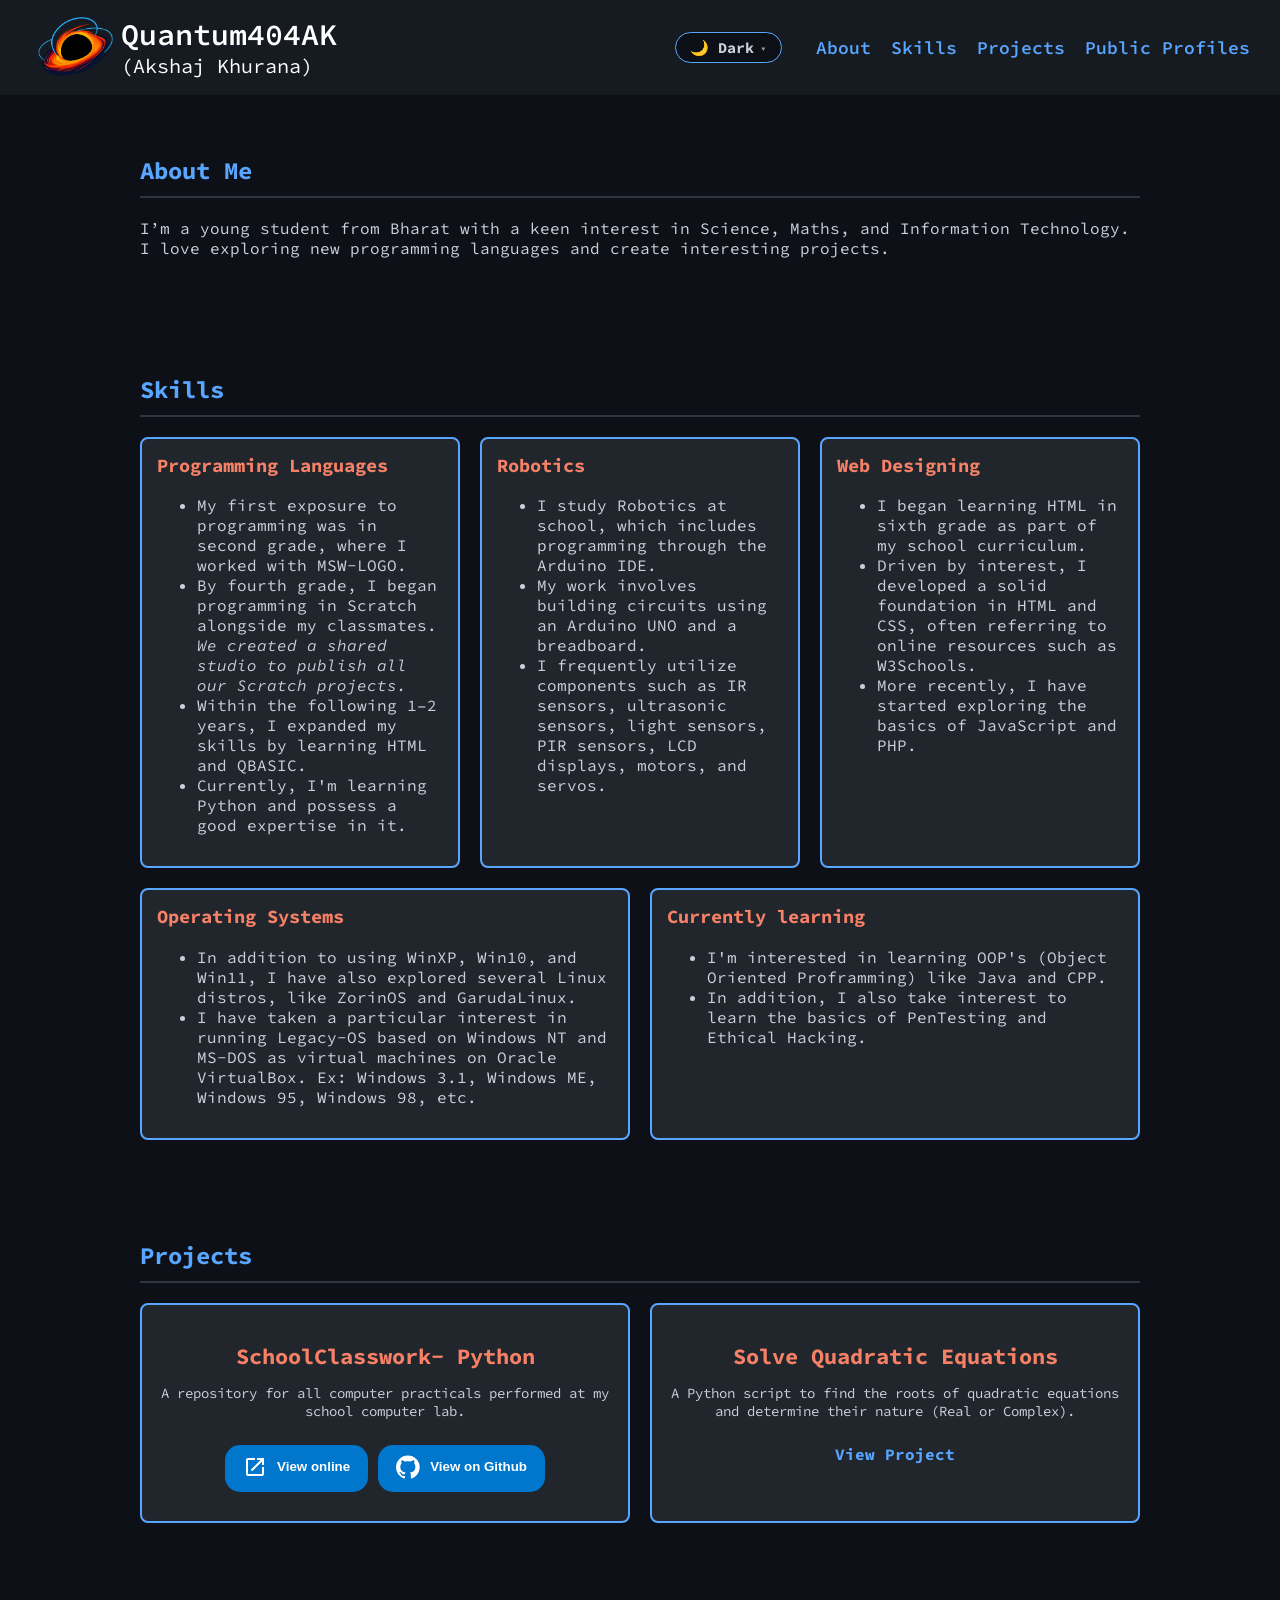
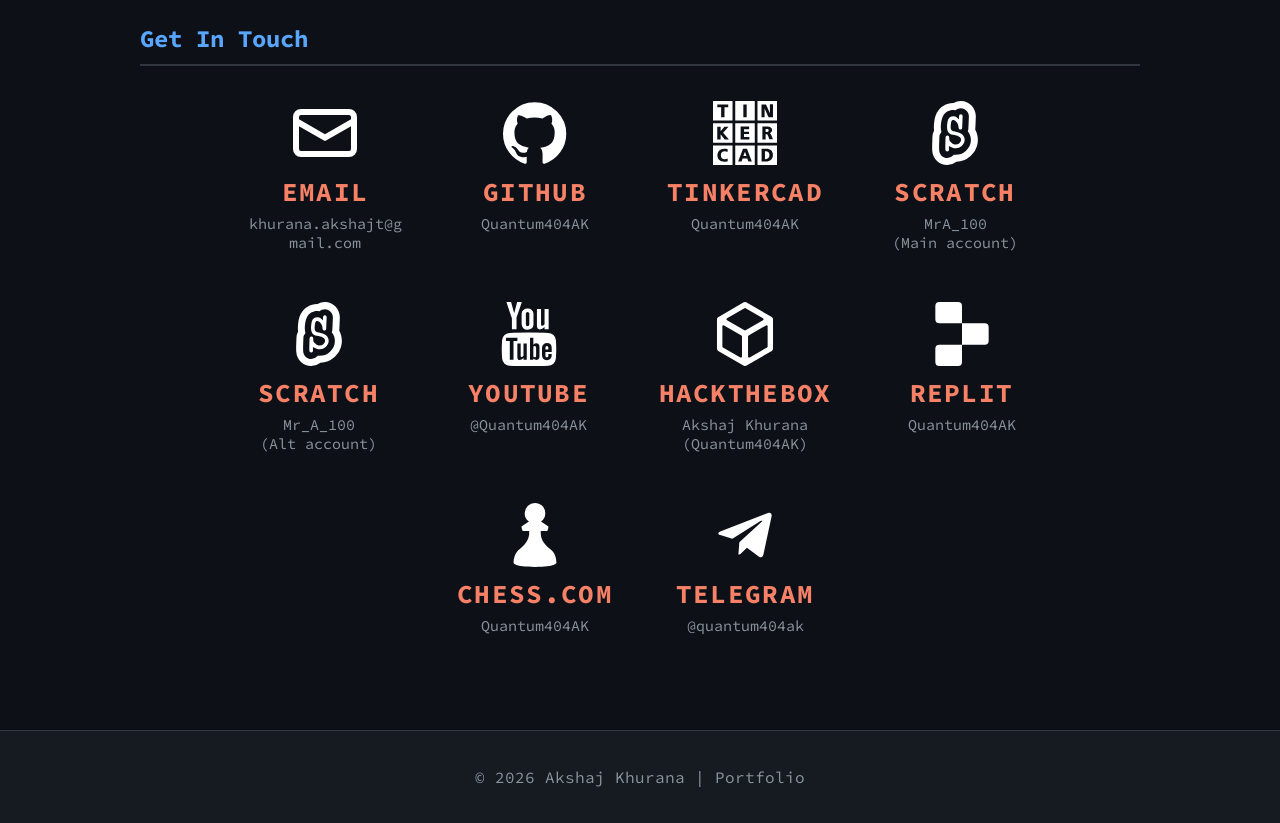
<file: index.html>
<!DOCTYPE html>
<html lang="en">
<head>
  <meta charset="UTF-8">
  <meta name="viewport" content="width=device-width, initial-scale=1.0">
  <title>Quantum404AK | Portfolio</title>
  <link rel="preconnect" href="https://fonts.googleapis.com">
  <link rel="preconnect" href="https://fonts.gstatic.com" crossorigin>
  <link href="https://fonts.googleapis.com/css2?family=Source+Code+Pro:wght@400;600;700&display=swap" rel="stylesheet">
  <link rel="stylesheet" type="text/css" href="styles.css">
  <link rel="icon" type="image/x-icon" href="media/quantum404ak.png">
  <script src="script.js"></script>
</head>
<body>
  <header>
    <div class="header">
      <div class="title">
        <a href="https://quantum404ak.github.io"><span>
          <img src="media/website_icon_sized.png" alt="website_icon">
          <p>
            <span style="font-weight: 600; font-size: 30px;">Quantum404AK</span><br>
            <span style="font-weight: 400; font-size: 20px;"> (Akshaj Khurana)</span>
          </p>
        </span></a>
      </div> 
      <nav>
        <div id="theme-dropdown" class="theme-dropdown" tabindex="0" title="Select colour theme">
          <div class="theme-dd-selected">
            <span id="theme-dd-label">🌙 Dark</span>
            <span class="theme-dd-arrow">▾</span>
          </div>
          <ul class="theme-dd-menu">
            <li data-value="dark">🌙 Dark</li>
            <li data-value="light">☀️ Light</li>
            <li data-value="system">💻 System</li>
          </ul>
        </div>
        <a href="#about">About</a>
        <a href="#skills">Skills</a>
        <a href="#projects">Projects</a>
        <a href="#contact">Public Profiles</a>
      </nav>
    </div>
  </header>

  <section id="about">
    <h2>About Me</h2>
    <p>
      I’m a young student from Bharat with a keen interest in Science, Maths, and Information Technology. 
      I love exploring new programming languages and create interesting projects.
    </p>
  </section>

<section id="skills">
    <h2>Skills</h2>
 <div class="skill_tiles"> 
  <div class="skill_tile"> 
    <h3>Programming Languages</h3> 
    <ul> 
      <li>My first exposure to programming was in second grade, where I worked with MSW-LOGO.</li> 
      <li>By fourth grade, I began programming in Scratch alongside my classmates. <br><i>We created a shared studio to publish all our Scratch projects.</i></li> 
      <li>Within the following 1–2 years, I expanded my skills by learning HTML and QBASIC.</li> 
      <li>Currently, I'm learning Python and possess a good expertise in it.</li> 
    </ul> 
  </div> 
  
  <div class="skill_tile"> 
    <h3>Robotics</h3> 
    <ul> 
      <li>I study Robotics at school, which includes programming through the Arduino IDE.</li> 
      <li>My work involves building circuits using an Arduino UNO and a breadboard.</li>
          <li>I frequently utilize components such as IR sensors, ultrasonic sensors, light sensors, PIR sensors, LCD displays, motors, and servos.</li> 
    </ul> 
  </div> 
  
  <div class="skill_tile"> 
    <h3>Web Designing</h3> 
    <ul> 
      <li>I began learning HTML in sixth grade as part of my school curriculum.</li> 
      <li>Driven by interest, I developed a solid foundation in HTML and CSS, often referring to online resources such as W3Schools.</li> 
      <li>More recently, I have started exploring the basics of JavaScript and PHP.</li> 
    </ul> 
  </div> 
  
  <div class="skill_tile"> 
    <h3>Operating Systems</h3> 
    <ul> 
      <li>In addition to using WinXP, Win10, and Win11, I have also explored several Linux distros, like ZorinOS and GarudaLinux.</li> 
      <li>I have taken a particular interest in running Legacy-OS based on Windows NT and MS-DOS as virtual machines on Oracle VirtualBox. Ex: Windows 3.1, Windows ME, Windows 95, Windows 98, etc.</li> 
    </ul> 
  </div> 
  <div class="skill_tile"> 
    <h3>Currently learning</h3> 
    <ul> 
      <li>I'm interested in learning OOP's (Object Oriented Proframming) like Java and CPP.</li> 
      <li>In addition, I also take interest to learn the basics of PenTesting and Ethical Hacking.</li> 
    </ul> 
  </div> 
</div>

</section>

<section id="projects">
    <h2>Projects</h2>
    <div class="projects">
      <div class="project">
        <h3>SchoolClasswork- Python</h3>
        <p>A repository for all computer practicals performed at my school computer lab.</p>
        <div class="project-buttons">
          <a href="https://quantum404ak.github.io/projects/school_classwork_python/" target="_blank">
            <button class="btn"> <span>
                        <img src="media/open-in-new_24px_dark.svg">
                        View online</span></button>
          </a>
          <a href="https://github.com/Quantum404AK/school_classwork_python/" target="_blank">
            <button class="btn"><span>
                        <img src="media/github_24px_dark.svg">
                        View on Github</span></button>
          </a>
        </div>
      </div>
      <div class="project">
        <h3>Solve Quadratic Equations</h3>
        <p>A Python script to find the roots of quadratic equations and determine their nature (Real or Complex).</p>
        <a href="https://github.com/Quantum404AK/Solve-Quadratic-Equations-using-Python" target="_blank">View Project</a>
      </div>
    </div>
  </section>

  <section id="contact">
    <h2>Get In Touch</h2>
    <div class="contact-grid">
      <a href="mailto:khurana.akshajt@gmail.com" class="contact-card">
        <img src="media/mail_64px_dark.svg" alt ="mail_icon">
        <span class="contact-label">Email</span>
        <span class="contact-value">khurana.akshajt@gmail.com</span>
      </a>
      <a href="https://github.com/Quantum404AK" target="_blank" class="contact-card">
                <img src="media/github_64px_dark.svg" alt="github_icon">
        <span class="contact-label">GitHub</span>
        <span class="contact-value">Quantum404AK</span>
      </a>
      <a href="https://www.tinkercad.com/users/kvr83vCfuyB-quantum404ak" target="_blank" class="contact-card">
        <img src="media/tinkercad_64px_dark.svg" alt="tinkercad_icon">
        <span class="contact-label">Tinkercad</span>
        <span class="contact-value">Quantum404AK</span>
      </a>
      <a href="https://scratch.mit.edu/users/MrA_100" target="_blank" class="contact-card">
                <img src="media/scratch_64px_dark.svg" alt="scratch_icon">
        <span class="contact-label">Scratch</span>
        <span class="contact-value">MrA_100<br>(Main account)</span>
      </a>
          <a href="https://scratch.mit.edu/users/Mr_A_100" target="_blank" class="contact-card">
                <img src="media/scratch_64px_dark.svg" alt="scratch_icon">
        <span class="contact-label">Scratch</span>
        <span class="contact-value">Mr_A_100<br>(Alt account)</span>
      </a>
          <a href="https://www.youtube.com/@Quantum404AK" target="_blank" class="contact-card">
                <img src="media/youtube_64px_dark.svg" alt="scratch_icon">
        <span class="contact-label">YouTube</span>
        <span class="contact-value">@Quantum404AK</span>
      </a>
          <a href="https://profile.hackthebox.com/profile/019d2fa9-46f9-70f2-98e4-74d680e71ab7" target="_blank" class="contact-card">
                <img src="media/hackthebox_64px_dark.svg" alt="scratch_icon">
        <span class="contact-label">HackTheBox</span>
        <span class="contact-value">Akshaj Khurana <br> (Quantum404AK)</span>
      </a>
          <a href="https://replit.com/@Quantum404AK" target="_blank" class="contact-card">
                <img src="media/replit_64px_dark.svg" alt="scratch_icon">
        <span class="contact-label">Replit</span>
        <span class="contact-value">Quantum404AK</span>
      </a>
          <a href="https://www.chess.com/member/quantum404ak" target="_blank" class="contact-card">
                <img src="media/chessdotcom_64px_dark.svg" alt="scratch_icon">
        <span class="contact-label">Chess.Com</span>
        <span class="contact-value">Quantum404AK</span>
      </a>
	  </a>
          <a href="https://t.me/quantum404ak" target="_blank" class="contact-card">
                <img src="media/telegram_64px_dark.svg" alt="scratch_icon">
        <span class="contact-label">Telegram</span>
        <span class="contact-value">@quantum404ak</span>
      </a>
    </div>
  </section>

  <footer>
    <p>&copy; 2026 Akshaj Khurana | Portfolio</p>
  </footer>
</body>
</html>
</file>
<file: styles.css>
/*
body {
    font-family: "Source Code Pro", monospace;
    font-optical-sizing: auto;
    font-style: normal;
    margin: 0;
    padding: 0;
    background: #0D1117;
    color: #C9D1D9;
}
.title span{
        display: inline-flex;
    align-items: center;
  }
.title a,
.title a:link,
.title a:visited,
.title a:hover,
.title a:active {
  color: inherit;
  text-decoration: none;
}
.title p {
        margin: 0px;
}
.title img {
    width: 75px;
    height: auto;
    margin: 0 8px;
  }
header {
    background: #30363D;
        color: #FFFFFF;
    padding: 20px;
}
header h1 {
    margin: 0;
}
nav {
    margin-top: 10px;
}
nav a {
    color: #fff;
    margin: 0 10px;
    text-decoration: none;
}
section {
    padding: 40px;
    max-width: 900px;
    margin: auto;
}
h2 {
    border-bottom: 2px solid #30363D;
    padding-bottom: 10px;
}
.skill_tiles {
        display:flex;
        gap: 20px;
}
.skill_tile {
        padding: 15px;
        border-radius: 8px;
  border-color: #C75136;
  border-width: 10px;
  transition: transform 0.3s ease, box-shadow 0.3s ease;
}
.skill_tile:hover {
  transform: translateY(-5px);
  box-shadow: 0 8px 20px #A5D6FF;
}
.projects {
  display: flex;
  gap: 20px;
}

.project {
  background: #F78166;
  padding: 15px;
  border-radius: 8px;
  border-color: #C75136;
  border-width: 10px;
  transition: transform 0.3s ease, box-shadow 0.3s ease;
  text-align: center;
}

.project h3 {
  margin-bottom: 10px;
  color: #333;
  font-size: 25px;
}

.project p {
  color: #555;
  font-weight: bold;
}

.project a {
  display: inline-block;
  margin-top: 10px;
  text-decoration: none;
  color: #0077cc;
  font-weight: bold;
  transition: color 0.3s ease;
}

.project:hover {
  transform: translateY(-5px);
  box-shadow: 0 8px 20px #A5D6FF;
}

.project:hover a {
  color: #005fa3;
}

.project-buttons {
  margin-top: 15px;
  display: flex;
  gap: 10px;
  justify-content: center;
}

.btn {
  padding: 10px 18px;
  border: none;
  border-radius: 15px;
  cursor: pointer;
  font-weight: 600;
  transition: all 0.3s ease;
}
.btn {
  background: #0077cc;
  color: #fff;
}

.btn span{
        display: inline-flex;
    align-items: center;
  }
  
.btn img {
        padding-right: 10px;
}

.btn:hover {
  background: #005fa3;
  transform: scale(1.05);
}
footer {
    background: #222;
    color: #fff;
    text-align: center;
    padding: 20px;
    margin-top: 40px;
}
/*New code below*/
body {
  font-family: "Source Code Pro", monospace;
  margin: 0;
  padding: 0;
  background: #0D1117;
  color: #C9D1D9;
}

/* Header */
header {
  background: #161B22;
  color: #FFFFFF;
  padding: 15px 30px;
  display: flex;
  justify-content: space-between;
  align-items: center;
  flex-wrap: wrap;
  position: sticky;
  top: 0;
  z-index: 100;
}

.header {
  display: flex;
  justify-content: space-between;
  align-items: center;
  width: 100%;
}

.title {
  display: flex;
}

.title span {
  display: inline-flex;
  align-items: center;
}

.title a,
.title a:link,
.title a:visited,
.title a:hover,
.title a:active {
  color: inherit;
  text-decoration: none;
}

.title p {
  margin: 0px;
}

.title img {
  width: 75px;
  height: auto;
  margin: 0 8px;
}

nav {
  display: flex;
  align-items: center;
  flex-wrap: wrap;
  margin-left: auto;
  font-size: 18px;
}

@media (max-width: 450px) {
  .header {
    flex-wrap: wrap;
  }
  nav {
    width: 100%;
    margin-left: 0;
    justify-content: center;
    margin-top: 12px;
  }
  .theme-dropdown {
    width: 100%;
    margin-right: 0;
    margin-bottom: 8px;
    display: flex;
    justify-content: center;
  }
}

nav a {
  color: #58A6FF;
  margin-left: 20px;
  text-decoration: none;
  font-weight: 600;
  transition: color 0.3s ease;
}

nav a:hover {
  color: #F78166;
}

/* Sections */
section {
  padding: 40px;
  max-width: 1000px;
  margin: auto;
}

h2 {
  border-bottom: 2px solid #30363D;
  padding-bottom: 10px;
  color: #58A6FF;
}

/* Skills */
.skill_tiles {
  display: flex;
  flex-wrap: wrap;
  gap: 20px;
  justify-content: flex-start;
}

.skill_tile {
  background: #21262D;
  color: #C9D1D9;
  width: 280px;
  min-height: 220px;
  /* ensures a minimum size */
  padding: 15px;
  border-radius: 8px;
  border: 2px solid #58A6FF;
  transition: transform 0.3s ease, box-shadow 0.3s ease;
  flex: 1 1 280px;
  box-sizing: border-box;
  /* prevents overflow */
}

.skill_tile:hover {
  transform: translateY(-5px);
  box-shadow: 0 8px 20px #58A6FF;
}

.skill_tile h3 {
  margin-top: 0;
  color: #F78166;
}

*/

/* Skills */
.skill_tiles {
  display: flex;
  flex-wrap: wrap;
  gap: 20px;
  justify-content: flex-start;
}

.skill_tile {
  background: #21262D;
  color: #C9D1D9;
  width: 280px;
  min-height: 220px;
  padding: 15px;
  border-radius: 8px;
  border: 2px solid #58A6FF;
  transition: transform 0.3s ease, box-shadow 0.3s ease;
  flex: 1 1 280px;
  box-sizing: border-box;
}

.skill_tile:hover {
  transform: translateY(-5px);
}

.skill_tile h3 {
  margin-top: 0;
  color: #F78166;
}

/* Projects */
.projects {
  display: flex;
  flex-wrap: wrap;
  gap: 20px;
  justify-content: flex-start;
}

.project {
  background: #21262D;
  color: #C9D1D9;
  width: 280px;
  min-height: 220px;
  padding: 15px;
  border-radius: 8px;
  border: 2px solid #58A6FF;
  transition: transform 0.3s ease, box-shadow 0.3s ease;
  flex: 1 1 280px;
  box-sizing: border-box;
  text-align: center;
}

.project:hover {
  transform: translateY(-5px);
  box-shadow: 0 8px 20px #58A6FF;
}

.project h3 {
  margin-bottom: 10px;
  color: #F78166;
  font-size: 22px;
}

.project p {
  font-size: 14px;
  color: #C9D1D9;
}

.project a {
  display: inline-block;
  margin-top: 10px;
  text-decoration: none;
  color: #58A6FF;
  font-weight: bold;
  transition: color 0.3s ease;
}

.project a:hover {
  color: #F78166;
}

.project-buttons {
  margin-top: 15px;
  display: flex;
  gap: 10px;
  justify-content: center;
}

.btn {
  padding: 10px 18px;
  border: none;
  border-radius: 15px;
  cursor: pointer;
  font-weight: 600;
  transition: all 0.3s ease;
  background: #0077cc;
  color: #fff;
}

.btn span {
  display: inline-flex;
  align-items: center;
}

.btn img {
  padding-right: 10px;
}

.btn:hover {
  background: #005fa3;
  transform: scale(1.05);
}

footer {
  background: #161B22;
  color: #8B949E;
  padding: 20px;
  margin-top: 40px;
  text-align: center;
  border-top: 1px solid #30363D;
}

/* Theme dropdown */

.theme-dropdown {
  position: relative;
  margin-right: 14px;
  flex-shrink: 0;
  user-select: none;
  cursor: pointer;
}

.theme-dd-selected {
  display: flex;
  align-items: center;
  gap: 6px;
  padding: 5px 14px;
  background: #0D1117;
  color: #C9D1D9;
  border: 1.5px solid #58A6FF;
  border-radius: 999px;
  font-size: 15px;
  font-family: inherit;
  font-weight: 700;
  white-space: nowrap;
  transition: border-color 0.25s ease, background 0.25s ease;
}

.theme-dropdown:hover .theme-dd-selected,
.theme-dropdown:focus .theme-dd-selected {
  border-color: #F78166;
  outline: none;
}

.theme-dd-arrow {
  font-size: 11px;
  transition: transform 0.2s ease;
  opacity: 0.7;
}

.theme-dropdown.open .theme-dd-arrow {
  transform: rotate(180deg);
}

.theme-dd-menu {
  display: none;
  position: absolute;
  top: calc(100% + 8px);
  left: 0;
  background: #161B22;
  border: 1.5px solid #58A6FF;
  border-radius: 14px;
  list-style: none;
  margin: 0;
  padding: 6px 0;
  min-width: 140px;
  z-index: 200;
  overflow: hidden;
  box-shadow: 0 6px 20px rgba(0, 0, 0, 0.5);
}

.theme-dropdown.open .theme-dd-menu {
  display: block;
}

.theme-dd-menu li {
  padding: 9px 18px;
  font-size: 15px;
  cursor: pointer;
  transition: background 0.15s ease;
  white-space: nowrap;
  color: #C9D1D9;
}

.theme-dd-menu li:hover {
  background: #21262D;
}

.theme-dd-menu li.active {
  font-weight: 700;
  color: #58A6FF;
}

/* Light mode */
body.light-mode .theme-dd-selected {
  background: #F6F8FA;
  color: #24292F;
  border-color: #0969DA;
}

body.light-mode .theme-dropdown:hover .theme-dd-selected,
body.light-mode .theme-dropdown:focus .theme-dd-selected {
  border-color: #CF222E;
}

body.light-mode .theme-dd-menu {
  background: #FFFFFF;
  border-color: #0969DA;
  box-shadow: 0 6px 20px rgba(0, 0, 0, 0.12);
}

body.light-mode .theme-dd-menu li {
  color: #24292F;
}

body.light-mode .theme-dd-menu li:hover {
  background: #EAF2FF;
}

body.light-mode .theme-dd-menu li.active {
  color: #0969DA;
}

/* =====================
   Light mode overrides
   ===================== */
body.light-mode {
  background: #F6F8FA;
  color: #24292F;
}

body.light-mode header {
  background: #FFFFFF;
  color: #24292F;
  border-bottom: 1px solid #D0D7DE;
}

body.light-mode nav a {
  color: #0969DA;
}

body.light-mode nav a:hover {
  color: #CF222E;
}

body.light-mode .theme-btn {
  border-color: #0969DA;
}

body.light-mode .theme-btn:hover {
  border-color: #CF222E;
}

body.light-mode h2 {
  color: #0969DA;
  border-bottom-color: #D0D7DE;
}

body.light-mode .skill_tile {
  background: #FFFFFF;
  color: #24292F;
  border-color: #0969DA;
}

body.light-mode .skill_tile:hover {
  /* no shadow */
}

body.light-mode .skill_tile h3 {
  color: #CF222E;
}

body.light-mode .project {
  background: #FFFFFF;
  color: #24292F;
  border-color: #0969DA;
}

body.light-mode .project:hover {
  box-shadow: 0 8px 20px rgba(9, 105, 218, 0.35);
}

body.light-mode .project h3 {
  color: #CF222E;
}

body.light-mode .project p {
  color: #24292F;
}

body.light-mode .project a {
  color: #0969DA;
}

body.light-mode .project a:hover {
  color: #CF222E;
}

body.light-mode .btn {
  background: #0969DA;
}

body.light-mode .btn:hover {
  background: #0550AE;
}

body.light-mode footer {
  background: #FFFFFF;
  color: #57606A;
  border-top-color: #D0D7DE;
}

body.light-mode .contact-card {
  color: #24292F;
}

body.light-mode .contact-card:hover {
  transform: translateY(-5px);
}

body.light-mode .contact-label {
  color: #CF222E;
}

body.light-mode .contact-value {
  color: #57606A;
}

/* Contact */
.contact-grid {
  display: flex;
  flex-wrap: wrap;
  gap: 20px;
  justify-content: center;
  margin-top: 20px;
}

.contact-card {
  padding: 15px;
  text-decoration: none;
  color: #C9D1D9;
  flex: 0 0 160px;
  display: flex;
  flex-direction: column;
  align-items: center;
  text-align: center;
  transition: transform 0.3s ease, border-color 0.3s ease;
}

.contact-card:hover {
  transform: translateY(-5px);
}

.contact-card img {
        padding-bottom: 10px;
}

.contact-label {
  font-size: 26px;
  font-weight: 700;
  color: #F78166;
  margin-bottom: 6px;
  letter-spacing: 0.05em;
  text-transform: uppercase;
}

.contact-value {
  font-size: 15px;
  color: #8B949E;
  word-break: break-all;
}
</file>
